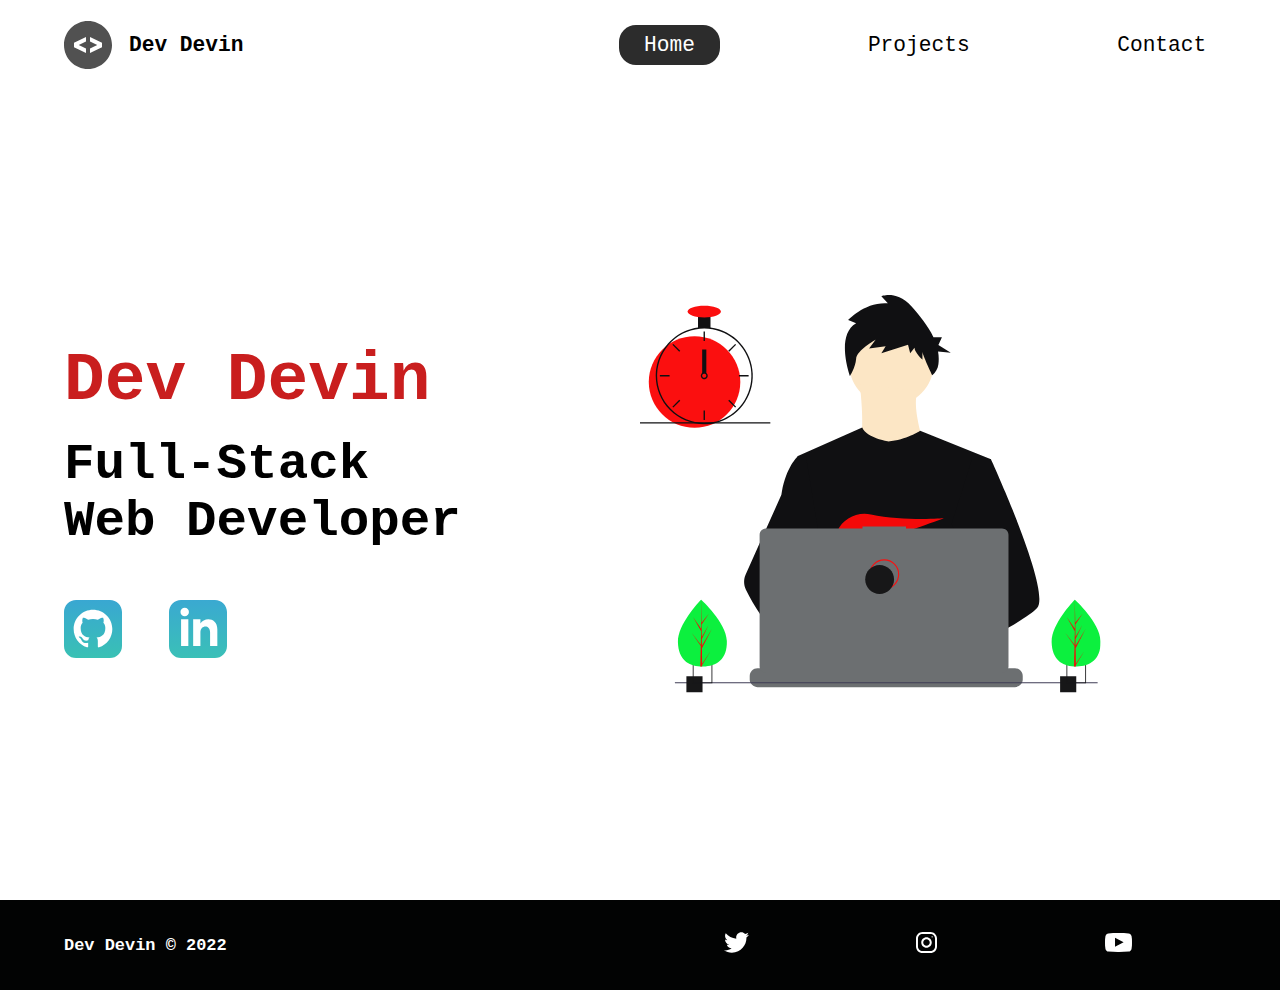
<file: index.html>
<!DOCTYPE html>
<html lang="en">
  <head>
    <meta charset="UTF-8" />
    <meta name="viewport" content="width=device-width, initial-scale=1.0" />
    <meta http-equiv="X-UA-Compatible" content="ie=edge" />
    <meta
      name="description"
      content="Dev Devin is a front end web developer who specializes in html,css"
    />
    <meta name="robots" content="index,follow" />
    <link
      href="https://fonts.googleapis.com/css?family=Montserrat:400,500&display=swap"
      rel="stylesheet"
    />
    <link rel="stylesheet" href="./styles/style.css" />
    <title>Dev Devin | Web Developer</title>
  </head>
  <body>
    <header class="main-head">
      <nav>
        <div class="logo">
          <img src="./icons/code.svg" alt="logo" />
          <h1>Dev Devin</h1>
        </div>
        <ul>
          <li><a class="active" href="/">Home</a></li>
          <li><a href="./projects/">Projects</a></li>
          <li><a href="./contact/">Contact</a></li>
        </ul>
      </nav>
    </header>
    <section class="intro">
      <div class="intro-text">
        <h2>Dev Devin</h2>
        <h3>
          Full-Stack <br />
          Web Developer
        </h3>
        <div class="intro-social">
          <a href="#"
            ><img src="./icons/github.svg" alt="github-social-link"
          /></a>
          <a href="#"
            ><img src="./icons/linked-in.svg" alt="linkedin-social-link"
          /></a>
        </div>
      </div>
      <div class="intro-images">
        <svg
          width="799"
          height="690"
          viewBox="0 0 799 690"
          fill="none"
          xmlns="http://www.w3.org/2000/svg"
        >
          <g id="undraw_dev_productivity_umsq 1" clip-path="url(#clip0)">
            <g id="me">
              <path
                id="Vector"
                d="M436.99 672.586C418.61 695.346 342.73 647.666 316.19 629.886C310.41 626.016 306.97 623.566 306.97 623.566L331.25 591.186L338.94 580.936C338.94 580.936 345.82 584.586 355.99 590.526C356.36 590.746 356.73 590.966 357.11 591.186C365.88 596.336 376.89 603.066 388 610.576C403.33 620.946 418.83 632.776 428.82 643.916C438.59 654.806 443.08 665.036 436.99 672.586Z"
                fill="#A0616A"
              />
              <path
                id="Vector_2"
                d="M435.922 191.941C476.534 191.941 509.458 159.018 509.458 118.405C509.458 77.7923 476.534 44.869 435.922 44.869C395.309 44.869 362.385 77.7923 362.385 118.405C362.385 159.018 395.309 191.941 435.922 191.941Z"
                fill="#FCE6C5"
              />
              <path
                id="Vector_3"
                d="M516.92 624.636C516.92 624.636 512.16 626.266 504.42 628.576C487.31 633.706 455.65 642.216 428.82 643.916C405.72 645.396 386.2 641.836 382.63 626.766C381.1 620.286 383.27 614.956 388 610.576C402.12 597.486 439 592.796 468.25 591.186C476.51 590.736 484.15 590.526 490.51 590.446C501.31 590.306 508.39 590.526 508.39 590.526L508.56 591.186L516.92 624.636Z"
                fill="#A0616A"
              />
              <path
                id="Vector_4"
                d="M381.036 155.173C381.036 155.173 394.89 259.616 373.576 271.339C352.261 283.062 500.399 284.128 500.399 284.128C500.399 284.128 467.361 193.54 482.281 165.831L381.036 155.173Z"
                fill="#FCE6C5"
              />
              <path
                id="Vector_5"
                d="M608.57 284.656L596.25 340.756L570.2 459.446L569.42 465.946L560.43 541.196L554.45 591.186L550.44 624.766C526.06 637.296 508.39 645.946 508.39 645.946C508.39 645.946 506.87 638.326 504.42 628.576C487.31 633.706 455.65 642.216 428.82 643.916C438.59 654.806 443.08 665.036 436.99 672.586C418.61 695.346 342.73 647.666 316.19 629.886C315.572 634.143 315.338 638.447 315.49 642.746L295.18 627.126L297.19 591.186L300.58 530.376L304.84 454.116C303.497 450.851 302.371 447.5 301.47 444.086C295.25 421.966 287.7 377.796 281.91 340.756C277.25 310.946 273.75 285.756 273.01 280.396C272.91 279.696 272.86 279.336 272.86 279.336L385.29 229.656C393.28 248.186 430.59 253.756 430.59 253.756C461.5 251.626 485.73 235.326 485.73 235.326L608.57 284.656Z"
                fill="#101012"
              />
              <path
                id="Vector_6"
                d="M374.746 48.8468L360.997 43.3423C360.997 43.3423 389.746 11.6915 429.744 14.4439L418.494 2.05865C418.494 2.05865 445.993 -8.95021 470.992 19.9482C484.134 35.1394 499.339 52.996 508.817 73.1112H523.542L517.396 86.643L538.906 100.175L516.829 97.7442C518.144 105.154 518.346 112.719 517.428 120.189C516.481 127.661 512.668 134.473 506.793 139.187V139.187C506.793 139.187 489.741 103.891 489.741 98.387V112.148C489.741 112.148 475.992 99.7631 475.992 91.5065L468.492 101.139L464.743 86.0019L418.495 101.139L425.994 88.7543L397.245 92.8826L408.495 77.7452C408.495 77.7452 375.997 95.6348 374.746 110.772C373.497 125.909 363.984 140.253 363.984 140.253C363.984 140.253 338.498 69.4885 374.746 48.8468Z"
                fill="#101012"
              />
              <path
                id="Vector_7"
                d="M688.5 542.566C681.01 550.686 662.45 562.916 639.95 576.156C631.58 581.076 622.67 586.146 613.58 591.186C591.89 603.216 569.18 615.136 550.44 624.766C526.06 637.296 508.39 645.946 508.39 645.946C508.39 645.946 506.87 638.326 504.42 628.576C501.14 615.526 496.2 598.656 491.05 591.186C490.87 590.926 490.69 590.686 490.51 590.446C489.01 588.476 487.5 587.326 486.01 587.326L560.43 541.196L592.59 521.256L569.42 465.946L540.36 396.566L557.9 340.756L575.53 284.656H608.57C608.57 284.656 619.51 308.536 633.5 341.836C635.59 346.816 637.75 352.006 639.95 357.366C668.73 427.366 704.61 525.116 688.5 542.566Z"
                fill="#101012"
              />
              <path
                id="Vector_8"
                d="M355.99 590.526C353.276 590.516 350.567 590.736 347.89 591.186C324.9 595.136 318.12 615.946 316.19 629.886C315.572 634.143 315.338 638.447 315.49 642.746L295.18 627.126L287.78 621.436C269.97 615.226 254.1 604.196 240.34 591.186C228.403 579.7 217.695 567.001 208.39 553.296C199.122 539.788 190.86 525.616 183.67 510.896C181.664 506.788 180.586 502.29 180.512 497.719C180.437 493.148 181.369 488.617 183.24 484.446L208.39 428.396L245.15 346.476C245.42 344.526 245.717 342.619 246.04 340.756C253.33 298.956 272.86 280.396 272.86 280.396H287.78L297.76 340.756L310.16 415.746L301.47 444.086L281.39 509.536L300.58 530.376L355.99 590.526Z"
                fill="#101012"
              />
              <path
                id="Vector_9"
                d="M372.877 415.806L385.631 430.687C390.37 429.783 395.319 428.721 400.416 427.529L396.752 415.806L405.71 426.256C459.707 412.976 526.637 387.155 526.637 387.155C526.637 387.155 454.38 392.453 400.428 380.666C376.558 375.451 351.998 387.284 342.202 409.669C336.509 422.679 337.403 433.952 357.596 433.952C364.419 433.835 371.224 433.195 377.949 432.037L372.877 415.806Z"
                fill="#F40909"
              />
            </g>
            <path
              id="Vector_10"
              d="M663.65 660.386V666.456C663.654 668.122 663.345 669.774 662.74 671.326C662.472 672.018 662.147 672.687 661.77 673.326C660.578 675.327 658.887 676.983 656.862 678.133C654.838 679.283 652.549 679.887 650.22 679.886H203.67C201.342 679.887 199.053 679.283 197.028 678.133C195.003 676.983 193.312 675.327 192.12 673.326C191.743 672.687 191.419 672.018 191.15 671.326C190.546 669.774 190.237 668.122 190.24 666.456V660.386C190.24 658.622 190.587 656.876 191.262 655.246C191.936 653.616 192.926 652.136 194.173 650.889C195.42 649.641 196.901 648.652 198.53 647.977C200.16 647.303 201.906 646.956 203.67 646.956H229.41V644.126C229.41 644.052 229.425 643.98 229.453 643.912C229.481 643.844 229.522 643.782 229.574 643.73C229.626 643.678 229.688 643.636 229.756 643.608C229.824 643.58 229.897 643.566 229.97 643.566H243.4C243.474 643.566 243.547 643.58 243.615 643.608C243.683 643.636 243.745 643.678 243.797 643.73C243.849 643.782 243.89 643.844 243.918 643.912C243.946 643.98 243.96 644.052 243.96 644.126V646.956H252.35V644.126C252.35 644.052 252.365 643.98 252.393 643.912C252.421 643.844 252.462 643.782 252.514 643.73C252.566 643.678 252.628 643.636 252.696 643.608C252.764 643.58 252.837 643.566 252.91 643.566H266.34C266.414 643.566 266.487 643.58 266.555 643.608C266.623 643.636 266.684 643.678 266.736 643.73C266.789 643.782 266.83 643.844 266.858 643.912C266.886 643.98 266.9 644.052 266.9 644.126V646.956H275.3V644.126C275.3 644.052 275.315 643.98 275.343 643.912C275.371 643.844 275.412 643.782 275.464 643.73C275.516 643.678 275.578 643.636 275.646 643.608C275.714 643.58 275.787 643.566 275.86 643.566H289.29C289.364 643.566 289.437 643.58 289.505 643.608C289.573 643.636 289.634 643.678 289.686 643.73C289.739 643.782 289.78 643.844 289.808 643.912C289.836 643.98 289.85 644.052 289.85 644.126V646.956H298.24V644.126C298.24 644.052 298.255 643.98 298.283 643.912C298.311 643.844 298.352 643.782 298.404 643.73C298.456 643.678 298.518 643.636 298.586 643.608C298.654 643.58 298.727 643.566 298.8 643.566H312.23C312.304 643.566 312.377 643.58 312.445 643.608C312.513 643.636 312.574 643.678 312.626 643.73C312.678 643.782 312.72 643.844 312.748 643.912C312.776 643.98 312.79 644.052 312.79 644.126V646.956H321.18V644.126C321.18 644.052 321.194 643.98 321.223 643.912C321.251 643.844 321.292 643.782 321.344 643.73C321.396 643.678 321.458 643.636 321.526 643.608C321.594 643.58 321.667 643.566 321.74 643.566H335.17C335.244 643.566 335.317 643.58 335.385 643.608C335.453 643.636 335.514 643.678 335.566 643.73C335.618 643.782 335.66 643.844 335.688 643.912C335.716 643.98 335.73 644.052 335.73 644.126V646.956H344.13V644.126C344.13 644.052 344.145 643.98 344.173 643.912C344.201 643.844 344.242 643.782 344.294 643.73C344.346 643.678 344.408 643.636 344.476 643.608C344.544 643.58 344.617 643.566 344.69 643.566H358.12C358.194 643.566 358.267 643.58 358.335 643.608C358.403 643.636 358.464 643.678 358.516 643.73C358.569 643.782 358.61 643.844 358.638 643.912C358.666 643.98 358.68 644.052 358.68 644.126V646.956H367.07V644.126C367.07 644.052 367.085 643.98 367.113 643.912C367.141 643.844 367.182 643.782 367.234 643.73C367.286 643.678 367.348 643.636 367.416 643.608C367.484 643.58 367.557 643.566 367.63 643.566H472.83C472.904 643.566 472.977 643.58 473.045 643.608C473.113 643.636 473.174 643.678 473.227 643.73C473.279 643.782 473.32 643.844 473.348 643.912C473.376 643.98 473.39 644.052 473.39 644.126V646.956H481.79V644.126C481.79 644.052 481.804 643.98 481.833 643.912C481.861 643.844 481.902 643.782 481.954 643.73C482.006 643.678 482.068 643.636 482.136 643.608C482.204 643.58 482.277 643.566 482.35 643.566H495.78C495.928 643.567 496.07 643.627 496.175 643.732C496.279 643.836 496.339 643.978 496.34 644.126V646.956H504.73V644.126C504.73 644.052 504.745 643.98 504.773 643.912C504.801 643.844 504.842 643.782 504.894 643.73C504.946 643.678 505.008 643.636 505.076 643.608C505.144 643.58 505.217 643.566 505.29 643.566H518.72C518.794 643.566 518.867 643.58 518.935 643.608C519.003 643.636 519.065 643.678 519.117 643.73C519.169 643.782 519.21 643.844 519.238 643.912C519.266 643.98 519.28 644.052 519.28 644.126V646.956H527.67V644.126C527.67 644.052 527.685 643.98 527.713 643.912C527.741 643.844 527.782 643.782 527.834 643.73C527.886 643.678 527.948 643.636 528.016 643.608C528.084 643.58 528.157 643.566 528.23 643.566H541.66C541.734 643.566 541.807 643.58 541.875 643.608C541.943 643.636 542.005 643.678 542.057 643.73C542.109 643.782 542.15 643.844 542.178 643.912C542.206 643.98 542.22 644.052 542.22 644.126V646.956H550.62V644.126C550.62 644.052 550.635 643.98 550.663 643.912C550.691 643.844 550.732 643.782 550.784 643.73C550.836 643.678 550.898 643.636 550.966 643.608C551.034 643.58 551.107 643.566 551.18 643.566H564.61C564.757 643.568 564.898 643.628 565.001 643.733C565.104 643.838 565.161 643.979 565.16 644.126V646.956H573.56V644.126C573.56 644.052 573.575 643.98 573.603 643.912C573.631 643.844 573.672 643.782 573.724 643.73C573.776 643.678 573.838 643.636 573.906 643.608C573.974 643.58 574.047 643.566 574.12 643.566H587.55C587.624 643.566 587.697 643.58 587.765 643.608C587.833 643.636 587.895 643.678 587.947 643.73C587.999 643.782 588.04 643.844 588.068 643.912C588.096 643.98 588.11 644.052 588.11 644.126V646.956H596.5V644.126C596.5 644.052 596.515 643.98 596.543 643.912C596.571 643.844 596.612 643.782 596.664 643.73C596.716 643.678 596.778 643.636 596.846 643.608C596.914 643.58 596.987 643.566 597.06 643.566H610.49C610.564 643.566 610.637 643.58 610.705 643.608C610.773 643.636 610.835 643.678 610.887 643.73C610.939 643.782 610.98 643.844 611.008 643.912C611.036 643.98 611.05 644.052 611.05 644.126V646.956H650.22C651.984 646.956 653.731 647.303 655.36 647.977C656.99 648.652 658.471 649.641 659.718 650.889C660.965 652.136 661.954 653.616 662.629 655.246C663.304 656.876 663.651 658.622 663.65 660.386V660.386Z"
              fill="#6C6F71"
            />
            <path
              id="Vector_11"
              d="M793.5 671.326H60.5002V673.326H793.5V671.326Z"
              fill="#3F3D56"
            />
            <path
              id="Vector_12"
              d="M627.695 404.757H461.252V401.326H385.78V404.757H218.651C215.665 404.757 212.801 405.943 210.69 408.054C208.579 410.166 207.392 413.029 207.392 416.015V643.927C207.392 646.913 208.578 649.776 210.69 651.888C212.801 653.999 215.665 655.185 218.651 655.185H627.695C630.68 655.185 633.544 653.999 635.656 651.888C637.767 649.776 638.953 646.913 638.953 643.927V416.015C638.953 414.537 638.662 413.073 638.096 411.707C637.53 410.341 636.701 409.1 635.656 408.054C634.61 407.009 633.369 406.179 632.003 405.614C630.637 405.048 629.173 404.757 627.695 404.757V404.757Z"
              fill="#6C6F71"
            />
            <path
              id="Vector_13"
              d="M423.5 509.326C437.307 509.326 448.5 498.133 448.5 484.326C448.5 470.519 437.307 459.326 423.5 459.326C409.693 459.326 398.5 470.519 398.5 484.326C398.5 498.133 409.693 509.326 423.5 509.326Z"
              stroke="#FB0F0F"
              stroke-width="2"
              stroke-miterlimit="10"
            />
            <path
              id="Vector_14"
              d="M415.5 518.326C429.307 518.326 440.5 507.133 440.5 493.326C440.5 479.519 429.307 468.326 415.5 468.326C401.693 468.326 390.5 479.519 390.5 493.326C390.5 507.133 401.693 518.326 415.5 518.326Z"
              fill="#171718"
            />
            <path
              id="Vector_15"
              d="M108.446 661.223H80.446V689.223H108.446V661.223Z"
              fill="#171718"
            />
            <path
              id="Vector_16"
              d="M91.45 639.223V673.223H125.45V639.223H91.45ZM123.97 671.743H92.92V640.703H123.97V671.743Z"
              fill="#171718"
            />
            <path
              id="Vector_17"
              d="M756.446 661.223H728.446V689.223H756.446V661.223Z"
              fill="#171718"
            />
            <path
              id="Vector_18"
              d="M739.45 639.223V673.223H773.45V639.223H739.45ZM771.97 671.743H740.92V640.703H771.97V671.743Z"
              fill="#171718"
            />
            <path
              id="Vector_19"
              d="M94.5801 230.113C138.399 230.113 173.92 194.591 173.92 150.773C173.92 106.954 138.399 71.4324 94.5801 71.4324C50.7615 71.4324 15.2396 106.954 15.2396 150.773C15.2396 194.591 50.7615 230.113 94.5801 230.113Z"
              fill="#FB0F0F"
            />
            <path
              id="Vector_20"
              d="M122.229 56.49C115.045 55.5764 107.775 55.5764 100.591 56.49C84.5863 58.5914 69.5206 65.2399 57.1812 75.6466C44.8419 86.0533 35.747 99.7814 30.9756 115.202C28.8056 122.229 27.5767 129.514 27.3211 136.864C27.2851 137.886 27.261 138.92 27.261 139.954C27.2833 162.265 36.1561 183.655 51.9323 199.431C67.7084 215.208 89.0991 224.08 111.41 224.103C113.201 224.103 114.992 224.043 116.759 223.934C120.908 223.674 125.03 223.103 129.093 222.227C148.495 218.055 165.798 207.161 177.947 191.468C190.096 175.776 196.308 156.295 195.487 136.467C194.666 116.638 186.864 97.738 173.459 83.104C160.054 68.4699 141.909 59.0436 122.229 56.49ZM137.748 217.347H137.736C130.959 219.659 123.905 221.062 116.759 221.518C114.992 221.638 113.201 221.698 111.41 221.698C89.738 221.672 68.9613 213.051 53.6369 197.727C38.3126 182.402 29.6917 161.626 29.6652 139.954C29.6652 138.92 29.6892 137.886 29.7253 136.864C30.5517 115.744 39.5159 95.7617 54.7414 81.1009C69.9669 66.4401 90.2733 58.2371 111.41 58.209C130.776 58.2101 149.513 65.0866 164.283 77.6132C179.052 90.1399 188.895 107.503 192.057 126.61C195.22 145.716 191.496 165.325 181.55 181.942C171.604 198.559 156.082 211.106 137.748 217.347Z"
              fill="#101012"
            />
            <path
              id="Vector_21"
              d="M112.612 63.0175H110.208V79.8473H112.612V63.0175Z"
              fill="#101012"
            />
            <path
              id="Vector_22"
              d="M57.8578 84.7016L56.1578 86.4017L68.0582 98.3021L69.7583 96.602L57.8578 84.7016Z"
              fill="#101012"
            />
            <path
              id="Vector_23"
              d="M34.4737 138.752V141.156H51.3035V138.752H34.4737Z"
              fill="#101012"
            />
            <path
              id="Vector_24"
              d="M56.1578 193.506L57.8578 195.206L69.7583 183.305L68.0582 181.605L56.1578 193.506Z"
              fill="#101012"
            />
            <path
              id="Vector_25"
              d="M153.061 96.602L154.762 98.3021L166.662 86.4017L164.962 84.7016L153.061 96.602Z"
              fill="#101012"
            />
            <path
              id="Vector_26"
              d="M171.516 138.752V141.156H188.346V138.752H171.516Z"
              fill="#101012"
            />
            <path
              id="Vector_27"
              d="M154.762 181.605L153.061 183.305L164.962 195.206L166.662 193.506L154.762 181.605Z"
              fill="#101012"
            />
            <path
              id="Vector_28"
              d="M112.612 200.06H110.208V216.89H112.612V200.06Z"
              fill="#101012"
            />
            <path
              id="Vector_29"
              d="M115.016 135.145C113.976 134.365 112.71 133.943 111.41 133.943C110.109 133.943 108.844 134.365 107.803 135.145C107.091 135.686 106.505 136.375 106.084 137.165C105.552 138.181 105.322 139.329 105.421 140.473C105.52 141.616 105.944 142.707 106.643 143.617C107.343 144.527 108.288 145.218 109.368 145.608C110.447 145.998 111.616 146.07 112.735 145.817C113.855 145.564 114.878 144.996 115.685 144.179C116.492 143.363 117.048 142.333 117.288 141.211C117.528 140.088 117.441 138.921 117.039 137.846C116.636 136.771 115.934 135.834 115.016 135.145H115.016ZM111.41 143.56C110.454 143.557 109.539 143.176 108.863 142.501C108.187 141.825 107.806 140.909 107.803 139.954C107.808 139.224 108.03 138.513 108.441 137.91C108.793 137.4 109.271 136.989 109.828 136.718C110.385 136.447 111.003 136.324 111.622 136.361C112.241 136.398 112.84 136.595 113.361 136.931C113.881 137.267 114.306 137.732 114.595 138.281C114.883 138.83 115.025 139.444 115.007 140.063C114.988 140.683 114.811 141.288 114.49 141.818C114.17 142.349 113.718 142.788 113.179 143.094C112.639 143.399 112.03 143.559 111.41 143.56V143.56Z"
              fill="#101012"
            />
            <path
              id="Vector_30"
              d="M122.229 35.3686H100.591V57.0069H122.229V35.3686Z"
              fill="#101012"
            />
            <path
              id="Vector_31"
              d="M111.41 38.975C127.344 38.975 140.261 34.4002 140.261 28.7569C140.261 23.1136 127.344 18.5388 111.41 18.5388C95.4759 18.5388 82.5588 23.1136 82.5588 28.7569C82.5588 34.4002 95.4759 38.975 111.41 38.975Z"
              fill="#FB0F0F"
            />
            <path
              id="Vector_32"
              d="M226 220.44H0V222.844H226V220.44Z"
              fill="#101012"
            />
            <g id="clock-arrow">
              <path
                id="Vector_33"
                d="M115.016 94.2729H107.803V135.145H115.016V94.2729Z"
                fill="#101012"
              />
            </g>
            <g id="plant-left">
              <path
                id="Vector_34"
                d="M150.594 599.754C151.527 631.704 132.859 643.413 109.43 644.097C108.886 644.113 108.345 644.123 107.805 644.126C106.719 644.135 105.643 644.117 104.577 644.072C83.3891 643.192 66.6173 631.945 65.7495 602.232C64.8515 571.482 103.018 531.529 105.882 528.574L105.887 528.571C105.996 528.458 106.052 528.402 106.052 528.402C106.052 528.402 149.661 567.807 150.594 599.754Z"
                fill="#0CF03E"
              />
              <path
                id="Vector_35"
                d="M107.744 639.255L122.626 617.124L107.774 641.636L107.805 644.126C106.719 644.135 105.643 644.117 104.577 644.072L105.316 612.06L105.295 611.813L105.323 611.766L105.393 608.741L89.0953 585.078L105.374 606.477L105.432 607.116L105.989 582.93L91.9123 558.397L106.029 578.681L105.882 528.574L105.882 528.407L105.887 528.571L106.822 568.062L119.651 552.021L106.864 571.464L107.144 593.098L118.949 571.984L107.187 596.279L107.343 608.308L124.512 578.897L107.395 612.505L107.744 639.255Z"
                fill="#F30A09"
              />
            </g>
            <g id="plant-right">
              <path
                id="Vector_36"
                d="M798.594 599.754C799.527 631.704 780.858 643.413 757.43 644.097C756.886 644.113 756.344 644.123 755.805 644.126C754.719 644.135 753.643 644.117 752.577 644.072C731.389 643.192 714.617 631.945 713.749 602.232C712.851 571.482 751.018 531.529 753.882 528.574L753.887 528.571C753.996 528.458 754.052 528.402 754.052 528.402C754.052 528.402 797.661 567.807 798.594 599.754Z"
                fill="#0CF03E"
              />
              <path
                id="Vector_37"
                d="M755.744 639.255L770.626 617.124L755.774 641.636L755.805 644.126C754.719 644.135 753.643 644.117 752.577 644.072L753.316 612.06L753.295 611.813L753.323 611.766L753.393 608.741L737.095 585.078L753.374 606.477L753.432 607.116L753.989 582.93L739.912 558.397L754.029 578.681L753.882 528.574L753.882 528.407L753.887 528.571L754.822 568.062L767.651 552.021L754.864 571.464L755.144 593.098L766.949 571.984L755.187 596.279L755.343 608.308L772.512 578.897L755.395 612.505L755.744 639.255Z"
                fill="#F40909"
              />
            </g>
          </g>
          <defs>
            <clipPath id="clip0">
              <rect width="798.627" height="689.223" fill="white" />
            </clipPath>
          </defs>
        </svg>
        <img class="splash" src="./img/splash1.svg" alt="" />
      </div>
    </section>
    <footer>
      <h4>Dev Devin &copy; 2022</h4>
      <ul>
        <li>
          <a href="#"
            ><img src="./icons/twitter 1.svg" alt="twitter-social"
          /></a>
        </li>
        <li>
          <a href="#"
            ><img src="./icons/instagram 1.svg" alt="instagram-social"
          /></a>
        </li>
        <li>
          <a href="#"
            ><img src="./icons/youtube-symbol 1.svg" alt="youtube-social"
          /></a>
        </li>
      </ul>
    </footer>
  </body>
</html>
</file>
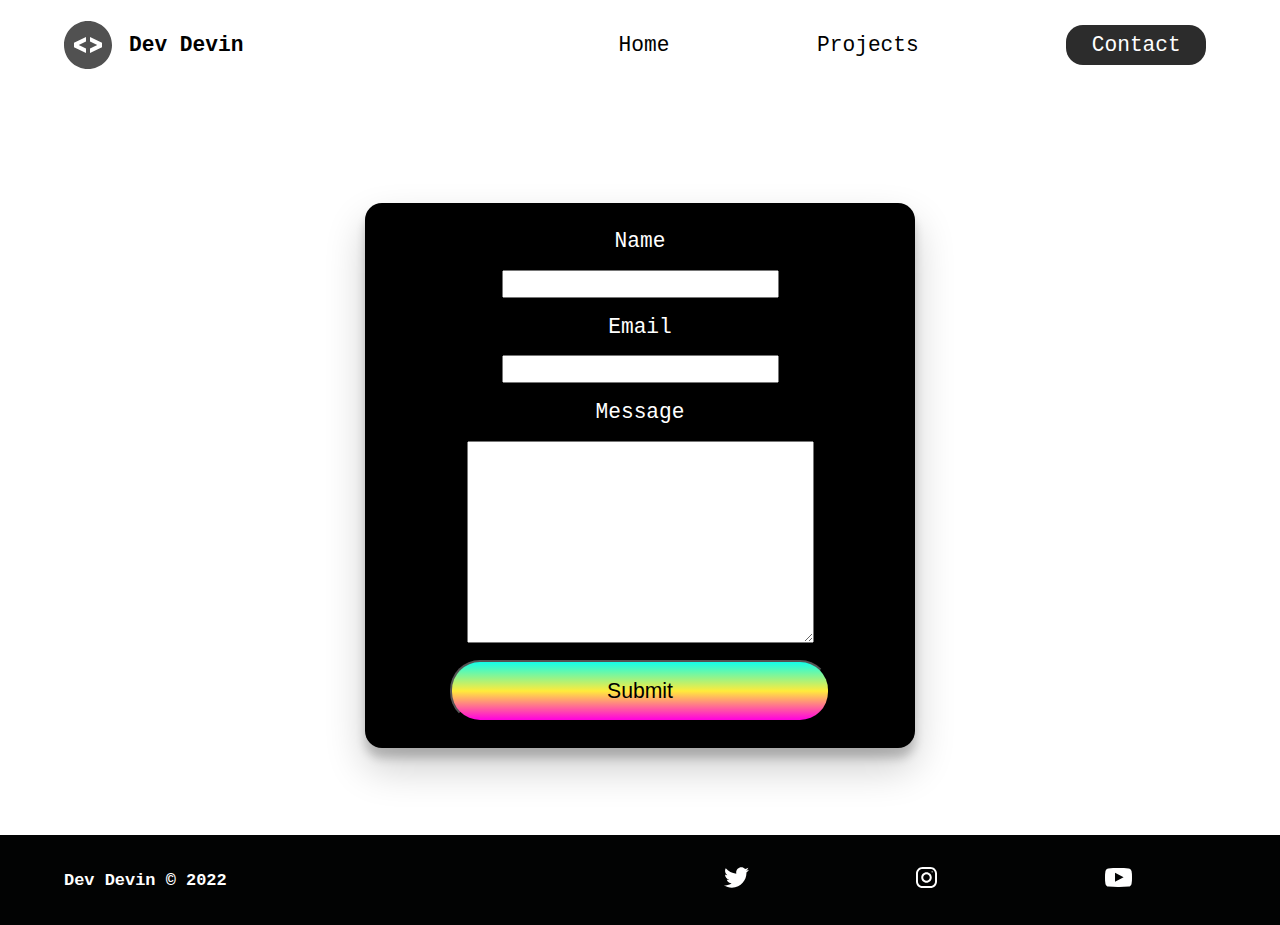
<file: contact/index.html>
<!DOCTYPE html>
<html lang="en">
  <head>
    <meta charset="UTF-8" />
    <meta name="viewport" content="width=device-width, initial-scale=1.0" />
    <meta http-equiv="X-UA-Compatible" content="ie=edge" />
    <meta
      name="description"
      content="Dev Devin is a front end web developer who specializes in html,css"
    />
    <meta name="robots" content="index,follow" />
    <link
      href="https://fonts.googleapis.com/css?family=Montserrat:400,500&display=swap"
      rel="stylesheet"
    />
    <link rel="stylesheet" href="../styles/style.css" />
    <title>Dev Devin | Web Developer</title>
  </head>
  <body>
    <header class="main-head">
      <nav>
        <div class="logo">
          <img src="../icons/code.svg" alt="logo" />
          <h1>Dev Devin</h1>
        </div>
        <ul>
          <li><a href="../index.html">Home</a></li>
          <li><a href="../projects/">Projects</a></li>
          <li><a class="active" href="./index.html">Contact</a></li>
        </ul>
      </nav>
    </header>
    <section class="form-section">
      <form>
        <label for="name">Name</label>
        <input type="text" name="name" id="name" required />
        <label for="email">Email</label>
        <input type="email" name="email" id="email" required />
        <label for="message">Message</label>
        <textarea name="message" id="message" cols="30" rows="10"></textarea>
        <button type="submit">Submit</button>
      </form>
    </section>
    <footer>
      <h4>Dev Devin &copy; 2022</h4>
      <ul>
        <li>
          <a href="#"
            ><img src="/icons/twitter 1.svg" alt="twitter-social"
          /></a>
        </li>
        <li>
          <a href="#"
            ><img src="/icons/instagram 1.svg" alt="instagram-social"
          /></a>
        </li>
        <li>
          <a href="#"
            ><img src="/icons/youtube-symbol 1.svg" alt="youtube-social"
          /></a>
        </li>
      </ul>
    </footer>
  </body>
</html>
</file>
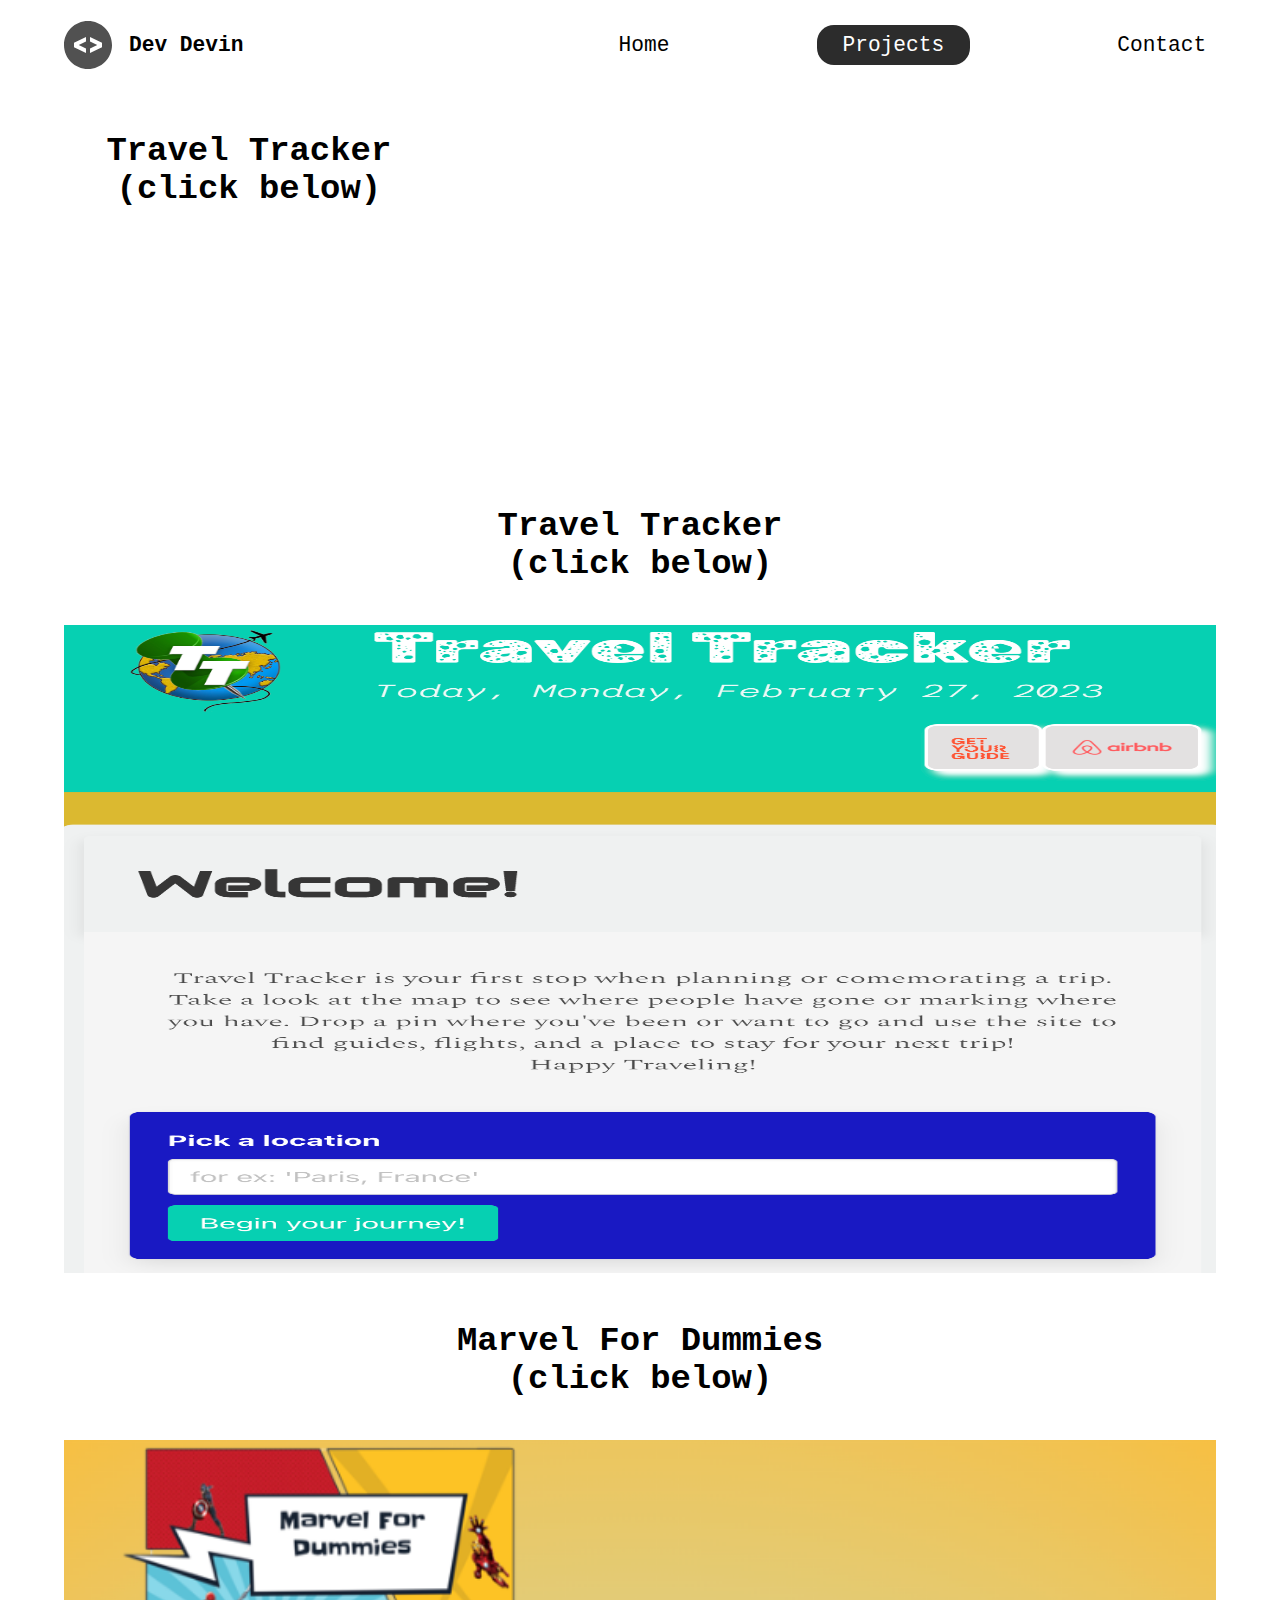
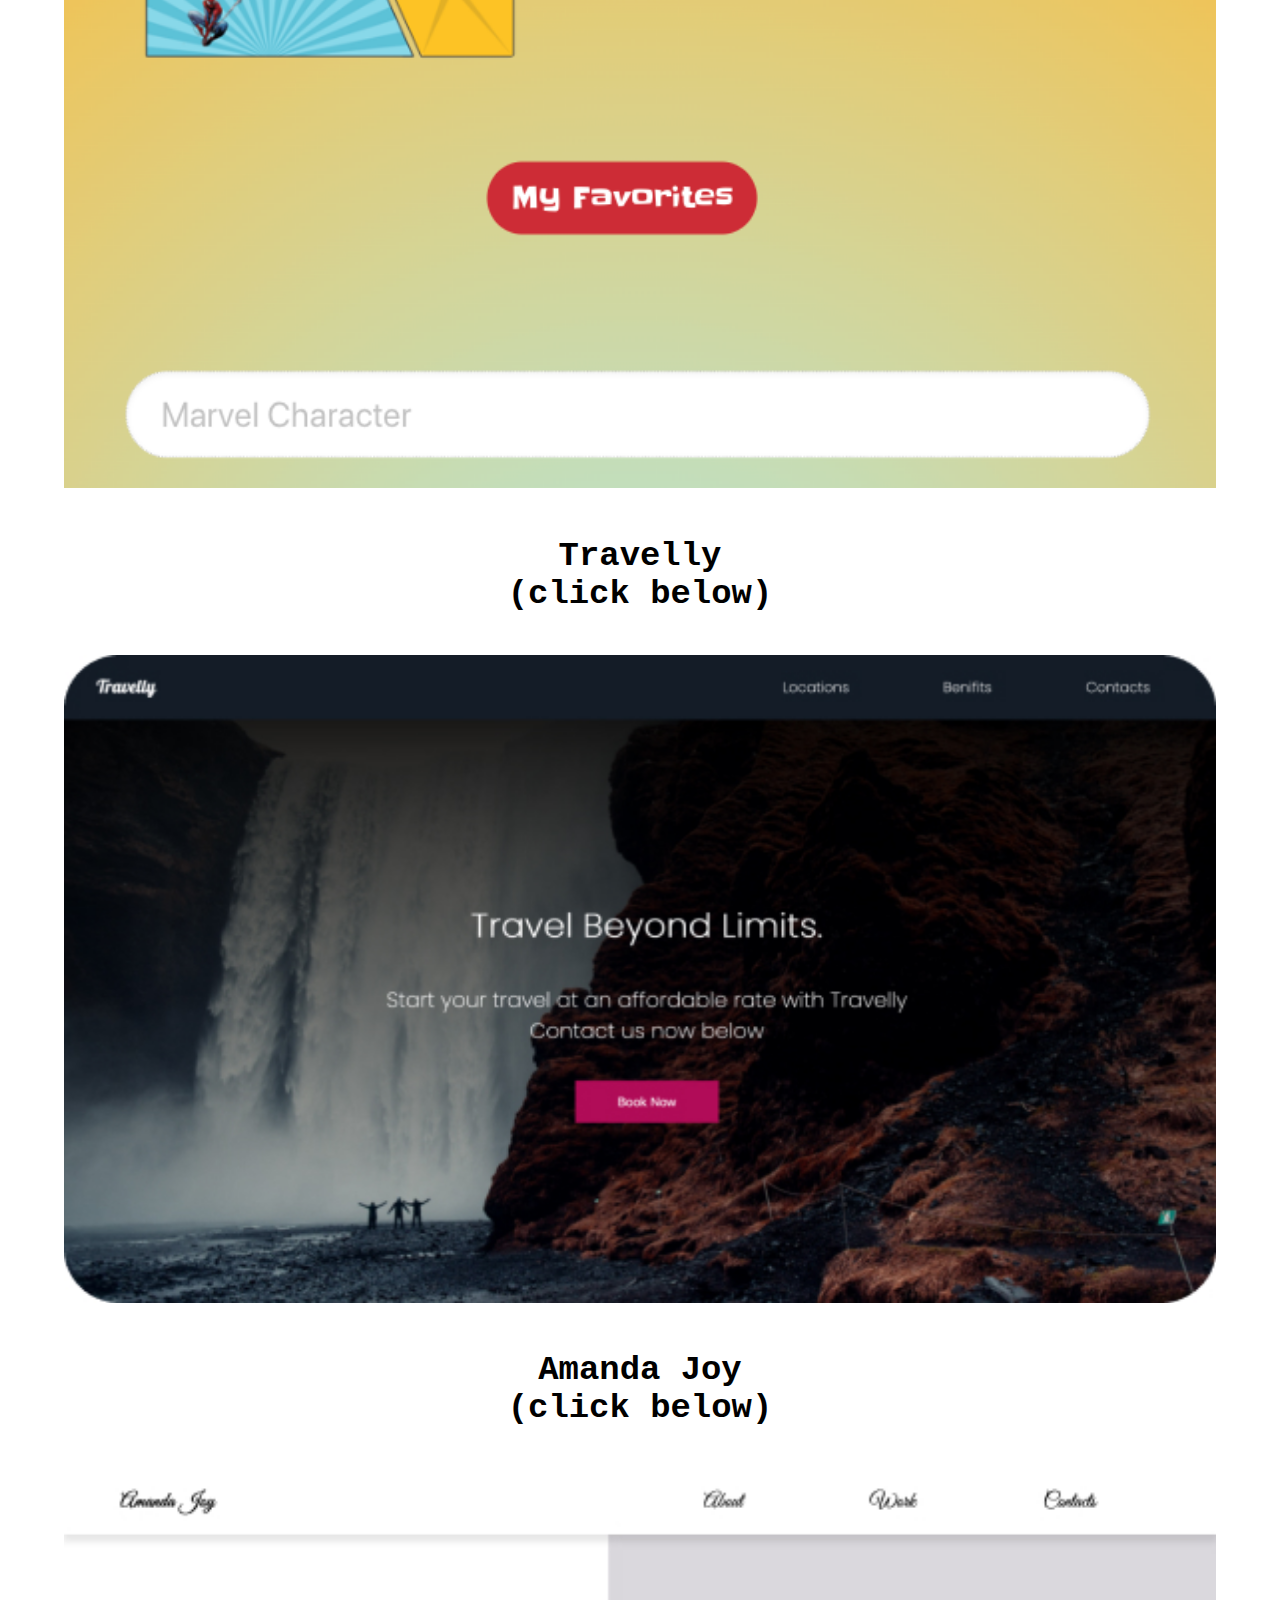
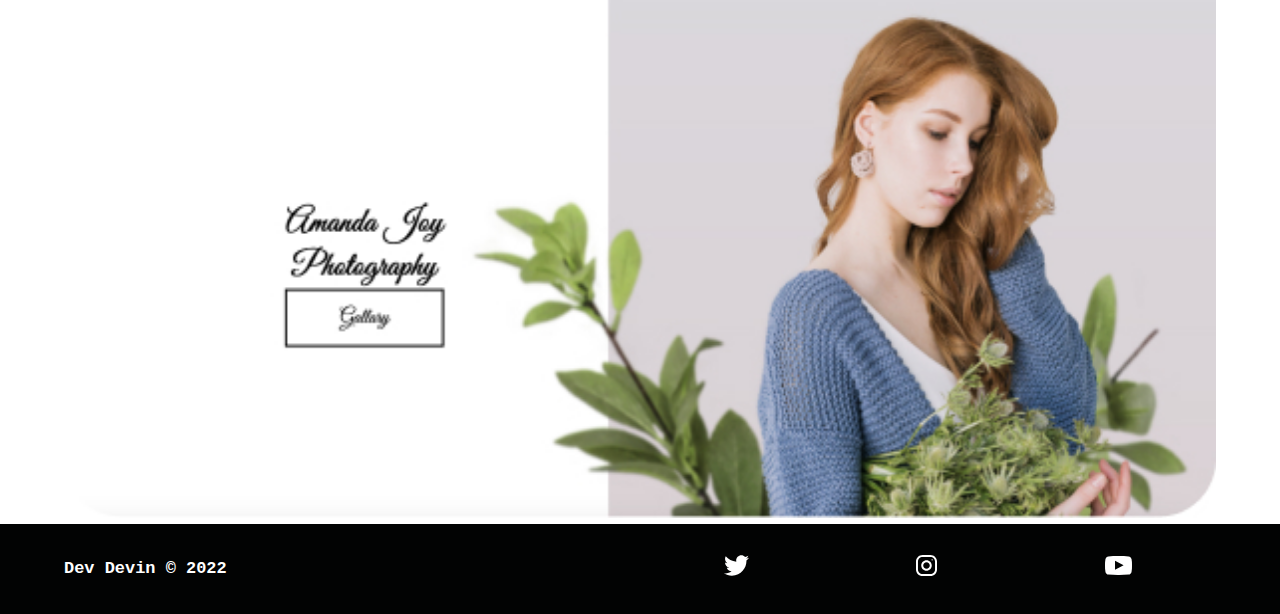
<file: projects/index.html>
<!DOCTYPE html>
<html lang="en">
  <head>
    <meta charset="UTF-8" />
    <meta name="viewport" content="width=device-width, initial-scale=1.0" />
    <meta http-equiv="X-UA-Compatible" content="ie=edge" />
    <meta
      name="description"
      content="Dev Devin is a front end web developer who specializes in html,css"
    />
    <meta name="robots" content="index,follow" />
    <link
      href="https://fonts.googleapis.com/css?family=Montserrat:400,500&display=swap"
      rel="stylesheet"
    />
    <link rel="stylesheet" href="../styles/style.css" />
    <title>Dev Devin | Web Developer</title>
  </head>
  <body>
    <header class="main-head">
      <nav>
        <div class="logo">
          <img src="../icons/code.svg" alt="logo" />
          <h1>Dev Devin</h1>
        </div>
        <ul>
          <li><a href="../index.html">Home</a></li>
          <li><a class="active" href="./index.html">Projects</a></li>
          <li><a href="../contact/">Contact</a></li>
        </ul>
      </nav>
    </header>
    <section class="projects">
      <div class="Dead-inside-games">
        <h2>Travel Tracker <br />(click below)</h2>
        <a href=" https://dev-devin.github.io/Dead-inside-games/"
          ><img
            class="img-fluid"
            src="/img/dead-inside-logo.svg"
            alt="Dead-inside-games"
        /></a>
      </div>
      <div class="Travel-Tracker">
        <h2>Travel Tracker <br />(click below)</h2>
        <a href=" https://bobbycharms.github.io/travel-tracker/"
          ><img
            class="img-fluid"
            src="/img/travel-tracker.png"
            alt="travel-tracker"
        /></a>
      </div>
      <div class="marvel-for-dummies">
        <h2>Marvel For Dummies <br />(click below)</h2>
        <a href="https://dev-devin.github.io/marvel-for-dummies/"
          ><img
            class="img-fluid"
            src="/img/marvel-for-dummies.png"
            alt="marvel-for-dummies"
        /></a>
      </div>
      <div class="travelly">
        <h2>Travelly <br />(click below)</h2>
        <a href="https://practical-clarke-496fd7.netlify.app"
          ><img
            class="img-fluid"
            src="../img/Travelly new (1).jpg"
            alt="travelly-project"
        /></a>
      </div>
      <div class="amanda-joy">
        <h2>
          Amanda Joy <br />
          (click below)
        </h2>
        <a href="https://sharp-noyce-ee75c6.netlify.app"
          ><img
            class="img-fluid"
            src="../img/amanda-joy.jpg"
            alt="amanda-joy-project"
        /></a>
      </div>
    </section>
    <footer>
      <h4>Dev Devin &copy; 2022</h4>
      <ul>
        <li>
          <a href="#"
            ><img src="/icons/twitter 1.svg" alt="twitter-social"
          /></a>
        </li>
        <li>
          <a href="#"
            ><img src="/icons/instagram 1.svg" alt="instagram-social"
          /></a>
        </li>
        <li>
          <a href="#"
            ><img src="/icons/youtube-symbol 1.svg" alt="youtube-social"
          /></a>
        </li>
      </ul>
    </footer>
  </body>
</html>
</file>
<file: styles/style.css>
/* Global Styles */
* {
  margin: 0;
  padding: 0;
  -webkit-box-sizing: border-box;
  box-sizing: border-box;
}

html {
  font-size: 62.5%;
}

body {
  font-family: "Courier New", monospace;
}

h1 {
  font-size: 2.5rem;
}

li,
button,
label,
input,
a,
p {
  font-size: 2.5rem;
}

h2 {
  font-size: 4rem;
}

h3 {
  font-size: 2.5rem;
}

h4,
h5 {
  font-size: 2rem;
}

ul {
  list-style: none;
}

a {
  text-decoration: none;
  color: #000000;
}

.main-head {
  width: 95%;
  margin: 0 0 0 auto;
  color: #000000;
}

nav {
  display: -webkit-box;
  display: -ms-flexbox;
  display: flex;
  -webkit-box-pack: justify;
  -ms-flex-pack: justify;
  justify-content: space-between;
  -webkit-box-align: center;
  -ms-flex-align: center;
  align-items: center;
  -webkit-box-orient: horizontal;
  -webkit-box-direction: normal;
  -ms-flex-direction: row;
  flex-direction: row;
  min-height: 10vh;
  width: 60%;
  -ms-flex-wrap: wrap;
  flex-wrap: wrap;
}

nav .logo {
  display: -webkit-box;
  display: -ms-flexbox;
  display: flex;
  -webkit-box-pack: start;
  -ms-flex-pack: start;
  justify-content: flex-start;
  -webkit-box-align: center;
  -ms-flex-align: center;
  align-items: center;
  -webkit-box-orient: horizontal;
  -webkit-box-direction: normal;
  -ms-flex-direction: row;
  flex-direction: row;
  -webkit-box-flex: 1;
  -ms-flex: 1 1 10rem;
  flex: 1 1 10rem;
}

nav .logo h1 {
  margin: 2rem;
}

nav ul {
  display: -webkit-box;
  display: -ms-flexbox;
  display: flex;
  -ms-flex-pack: distribute;
  justify-content: space-around;
  -webkit-box-align: center;
  -ms-flex-align: center;
  align-items: center;
  -webkit-box-orient: horizontal;
  -webkit-box-direction: normal;
  -ms-flex-direction: row;
  flex-direction: row;
  -webkit-box-flex: 1;
  -ms-flex: 1 1 40rem;
  flex: 1 1 40rem;
}

.intro {
  min-height: 90vh;
  width: 90%;
  margin: auto;
  -ms-flex-wrap: wrap;
  flex-wrap: wrap;
  display: -webkit-box;
  display: -ms-flexbox;
  display: flex;
  -webkit-box-pack: justify;
  -ms-flex-pack: justify;
  justify-content: space-between;
  -webkit-box-align: center;
  -ms-flex-align: center;
  align-items: center;
  -webkit-box-orient: horizontal;
  -webkit-box-direction: normal;
  -ms-flex-direction: row;
  flex-direction: row;
}

.intro h2 {
  font-size: 8rem;
  padding-top: 2rem;
  color: #c91e1e;
  background-clip: text;
  display: inline-block;
}

.intro h3 {
  font-size: 6rem;
  padding: 2rem 0rem;
}

.intro p {
  padding-top: 2rem;
  color: #2c2c2c;
}

.splash {
  position: absolute;
  top: 0%;
  right: 0%;
  height: 100%;
  z-index: -1;
}

.intro-social {
  margin-top: 4rem;
}

.intro-social a {
  margin-right: 5rem;
}

.active {
  background: #2c2c2c;
  color: white;
  padding: 1rem 3rem;
  border-radius: 2rem;
}

.intro-text,
.intro-images {
  -webkit-box-flex: 1;
  -ms-flex: 1 1 40rem;
  flex: 1 1 40rem;
}

#plant-left {
  -webkit-animation: plant 1.5s ease infinite alternate;
  animation: plant 1.5s ease infinite alternate;
}

#plant-right {
  -webkit-animation: plant 1.5s ease infinite alternate 0.5s;
  animation: plant 1.5s ease infinite alternate 0.5s;
}

#me {
  -webkit-animation: me 1s ease infinite alternate;
  animation: me 1s ease infinite alternate;
  -webkit-transform-origin: bottom;
  transform-origin: bottom;
}

#clock-arrow {
  -webkit-animation: clock-arrow 1.5s infinite linear;
  animation: clock-arrow 1.5s infinite linear;
  transform-box: fill-box;
  -webkit-transform-origin: bottom;
  transform-origin: bottom;
}

@-webkit-keyframes me {
  from {
    -webkit-transform: rotateZ(-5deg);
    transform: rotateZ(-5deg);
  }
  to {
    -webkit-transform: rotateZ(5deg);
    transform: rotateZ(5deg);
  }
}

@keyframes me {
  from {
    -webkit-transform: rotateZ(-5deg);
    transform: rotateZ(-5deg);
  }
  to {
    -webkit-transform: rotateZ(5deg);
    transform: rotateZ(5deg);
  }
}

@-webkit-keyframes plant {
  from {
    -webkit-transform: translateY(0%);
    transform: translateY(0%);
  }
  to {
    -webkit-transform: translateY(-30%);
    transform: translateY(-30%);
  }
}

@keyframes plant {
  from {
    -webkit-transform: translateY(0%);
    transform: translateY(0%);
  }
  to {
    -webkit-transform: translateY(-30%);
    transform: translateY(-30%);
  }
}

@-webkit-keyframes clock-arrow {
  from {
    -webkit-transform: rotateZ(0deg);
    transform: rotateZ(0deg);
  }
  to {
    -webkit-transform: rotateZ(360deg);
    transform: rotateZ(360deg);
  }
}

@keyframes clock-arrow {
  from {
    -webkit-transform: rotateZ(0deg);
    transform: rotateZ(0deg);
  }
  to {
    -webkit-transform: rotateZ(360deg);
    transform: rotateZ(360deg);
  }
}

.projects {
  width: 90%;
  margin: auto;
  min-height: 90vh;
  display: -webkit-box;
  display: -ms-flexbox;
  display: flex;
  -webkit-box-pack: justify;
  -ms-flex-pack: justify;
  justify-content: space-between;
  -webkit-box-align: center;
  -ms-flex-align: center;
  align-items: center;
  -webkit-box-orient: horizontal;
  -webkit-box-direction: normal;
  -ms-flex-direction: row;
  flex-direction: row;
  text-align: center;
  -ms-flex-wrap: wrap;
  flex-wrap: wrap;
}

.projects h2 {
  margin: 5rem;
}

.travelly,
.elena,
.marvel-for-dummies,
.amanda-joy,
.Travel-Tracker {
  -webkit-box-flex: 1;
  -ms-flex: 1 1 40rem;
  flex: 1 1 100%;
}

.form-section {
  min-height: 80vh;
  display: -webkit-box;
  display: -ms-flexbox;
  display: flex;
  -webkit-box-pack: center;
  -ms-flex-pack: center;
  justify-content: center;
  -webkit-box-align: center;
  -ms-flex-align: center;
  align-items: center;
  -webkit-box-orient: horizontal;
  -webkit-box-direction: normal;
  -ms-flex-direction: row;
  flex-direction: row;
  margin-top: 3rem;
  color: white;
}

.form-section form {
  padding: 3rem 10rem;
  -webkit-box-shadow: 0px 10px 10px rgba(0, 0, 0, 0.2),
    0px 20px 40px rgba(0, 0, 0, 0.2);
  box-shadow: 0px 10px 10px rgba(0, 0, 0, 0.2), 0px 20px 40px rgba(0, 0, 0, 0.2);
  display: -webkit-box;
  display: -ms-flexbox;
  display: flex;
  -webkit-box-pack: center;
  -ms-flex-pack: center;
  justify-content: center;
  -webkit-box-align: center;
  -ms-flex-align: center;
  align-items: center;
  -webkit-box-orient: vertical;
  -webkit-box-direction: normal;
  -ms-flex-direction: column;
  flex-direction: column;
  border-radius: 2rem;
  background-color: black;
}

.form-section form input,
.form-section form textarea {
  margin: 2rem;
}

.form-section form input:focus,
.form-section form textarea:focus {
  outline: 2px solid black;
}

.form-section form textarea {
  font-family: "Montserrat", sans-serif;
  font-size: 2rem;
}

.form-section form button {
  width: 100%;
  padding: 2rem;
  background: linear-gradient(#14ffe9, #ffeb3b, #ff00e0);
  color: black;
  cursor: pointer;
  border-radius: 30px;
}

.form-section form button:focus {
  background: #33696b;
}

footer {
  background: #020303;
  color: white;
  min-height: 10vh;
  padding: 0% 5%;
  display: -webkit-box;
  display: -ms-flexbox;
  display: flex;
  -webkit-box-pack: start;
  -ms-flex-pack: start;
  justify-content: flex-start;
  -webkit-box-align: center;
  -ms-flex-align: center;
  align-items: center;
  -webkit-box-orient: horizontal;
  -webkit-box-direction: normal;
  -ms-flex-direction: row;
  flex-direction: row;
}

footer ul {
  -webkit-box-flex: 1;
  -ms-flex: 1 1 40rem;
  flex: 1 1 40rem;
  display: -webkit-box;
  display: -ms-flexbox;
  display: flex;
  -ms-flex-pack: distribute;
  justify-content: space-around;
  -webkit-box-align: center;
  -ms-flex-align: center;
  align-items: center;
  -webkit-box-orient: horizontal;
  -webkit-box-direction: normal;
  -ms-flex-direction: row;
  flex-direction: row;
}

footer h4 {
  -webkit-box-flex: 1;
  -ms-flex: 1 1 40rem;
  flex: 1 1 40rem;
}

@media screen and (max-width: 1332px) {
  html {
    font-size: 53%;
  }
  .splash {
    display: none;
  }
  svg {
    width: 80%;
  }
  nav {
    width: 100%;
  }
}

@media screen and (max-width: 754px) {
  html {
    font-size: 45%;
  }
  svg {
    height: 60%;
  }
  .main-head {
    width: 100%;
  }
  nav .logo {
    display: -webkit-box;
    display: -ms-flexbox;
    display: flex;
    -webkit-box-pack: center;
    -ms-flex-pack: center;
    justify-content: center;
    -webkit-box-align: center;
    -ms-flex-align: center;
    align-items: center;
    -webkit-box-orient: vertical;
    -webkit-box-direction: normal;
    -ms-flex-direction: column;
    flex-direction: column;
    -webkit-box-flex: 1;
    -ms-flex: 1 1 20rem;
    flex: 1 1 20rem;
    margin-top: 2rem;
  }
  nav ul {
    -webkit-box-flex: 1;
    -ms-flex: 1 1 60rem;
    flex: 1 1 60rem;
    margin: 2rem 0rem;
  }
  .intro-text {
    margin-top: 5rem;
    text-align: center;
  }
  .intro-images {
    text-align: center;
  }
  .intro-social {
    display: -webkit-box;
    display: -ms-flexbox;
    display: flex;
    -webkit-box-pack: center;
    -ms-flex-pack: center;
    justify-content: center;
    -webkit-box-align: center;
    -ms-flex-align: center;
    align-items: center;
    -webkit-box-orient: horizontal;
    -webkit-box-direction: normal;
    -ms-flex-direction: row;
    flex-direction: row;
  }
  .intro-social a {
    margin: 2rem;
  }
  .amanda-joy,
  .travelly,
  .marvel-for-dummies {
    /* -webkit-box-flex: 1;
    -ms-flex: 1 1 50rem;
    flex: 1 1 50rem; */
  }
  .amanda-joy img,
  .travelly img,
  .marvel-for-dummies img {
    width: 100%;
    height: 100%;
  }
  form {
    padding: 0rem;
    width: 100%;
  }
}

.img-fluid {
  width: 100%;
  aspect-ratio: 16/9;
}
/*# sourceMappingURL=style.css.map */
</file>
